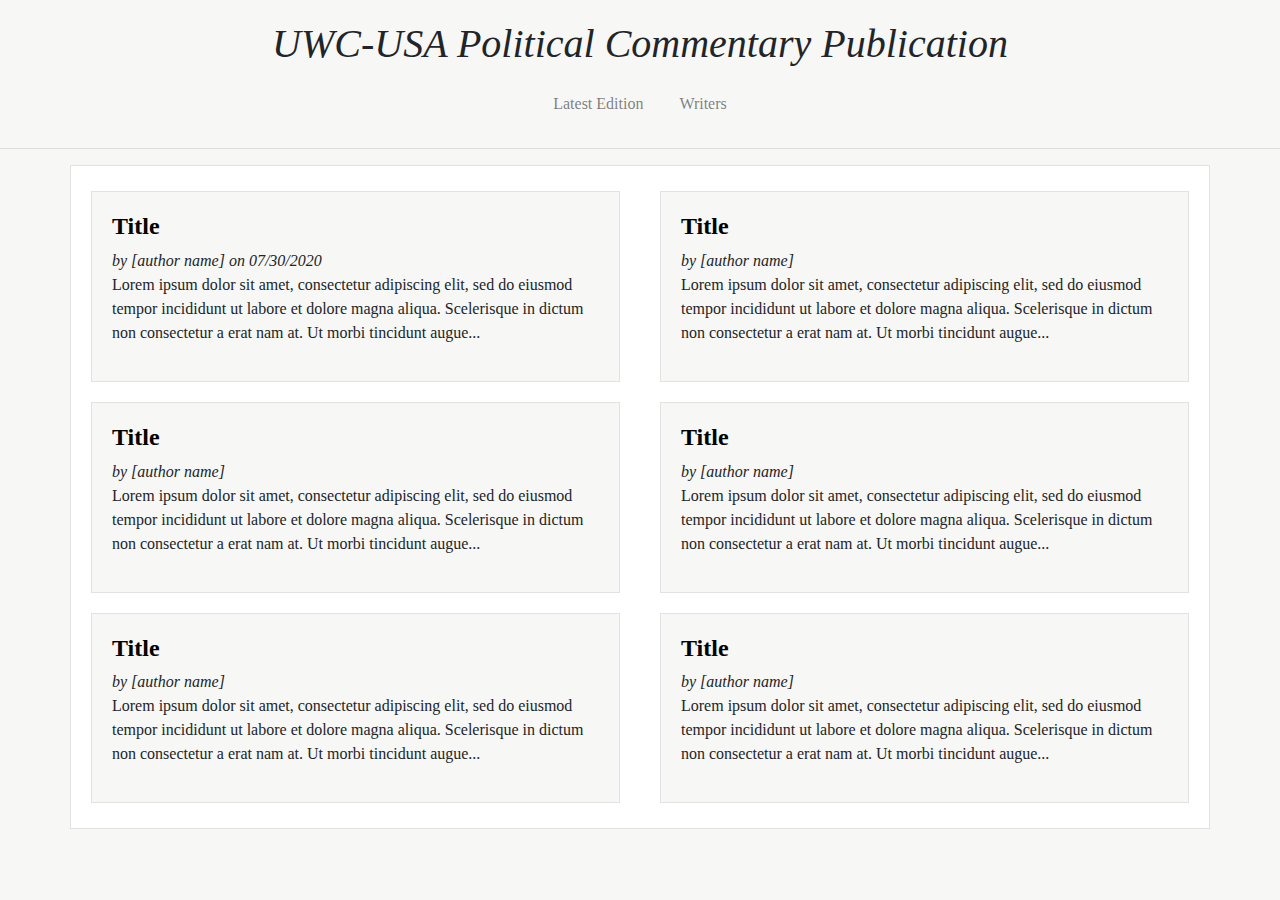
<file: index.html>
<html>
	<head>
		<!-- ©Nick Nazari 2020 -->
		<title>UWC-USA Political Commentary Publication</title>
		<link rel="stylesheet" href="https://stackpath.bootstrapcdn.com/bootstrap/4.3.1/css/bootstrap.min.css" integrity="sha384-ggOyR0iXCbMQv3Xipma34MD+dH/1fQ784/j6cY/iJTQUOhcWr7x9JvoRxT2MZw1T" crossorigin="anonymous">
		<script src="https://code.jquery.com/jquery-3.3.1.slim.min.js" integrity="sha384-q8i/X+965DzO0rT7abK41JStQIAqVgRVzpbzo5smXKp4YfRvH+8abtTE1Pi6jizo" crossorigin="anonymous"></script>
		<script src="https://cdnjs.cloudflare.com/ajax/libs/popper.js/1.14.7/umd/popper.min.js" integrity="sha384-UO2eT0CpHqdSJQ6hJty5KVphtPhzWj9WO1clHTMGa3JDZwrnQq4sF86dIHNDz0W1" crossorigin="anonymous"></script>
		<script src="https://stackpath.bootstrapcdn.com/bootstrap/4.3.1/js/bootstrap.min.js" integrity="sha384-JjSmVgyd0p3pXB1rRibZUAYoIIy6OrQ6VrjIEaFf/nJGzIxFDsf4x0xIM+B07jRM" crossorigin="anonymous"></script>
		<link rel="stylesheet" href="./pcp-style.css">
	</head>
	<body>
	<h1 id="site-title">UWC-USA Political Commentary Publication</h1>

	<nav class="navbar navbar-expand-sm navbar-light navbar-mod justify-content-center">
		<!--
		<a class="navbar-brand" href="#">
		UWC-USA Political Commentary Publication
		</a>
		-->
		<ul class="navbar-nav">
			<li class="nav-item">
				<a class="nav-link" href="./index.html">Latest Edition</a>
			</li>
			<!-- all editions button 
			<li class="nav-item dropdown">
				<a class="nav-link dropdown-toggle" href="#" id="navbardrop" data-toggle="dropdown">All Editions</a>
				<div class="dropdown-menu">
					<a class="dropdown-item" href="#">January 2020</a>
					<a class="dropdown-item" href="#">February 2020</a>
					<a class="dropdown-item" href="#">March 2020</a>
				</div>
			</li>
			-->
			<li class="nav-item">
				<a class="nav-link" href="./writers.html">Writers</a>
			</li>
			<!--
			<li class="nav-item">
				<a class="nav-link" href="./editorial_board.html">Editorial Board</a>
			</li>
			-->
			
		</ul>

	</nav>
	<hr>
	<!-- content -->
	<div class="container article-container">
		<div class="row article-row">
			<div class="col article-col">
				<h4><strong><a href="#">Title</a></strong></h4>
				<i>by [author name] on 07/30/2020</i>
				<br>
				<p>Lorem ipsum dolor sit amet, consectetur adipiscing elit, sed do eiusmod tempor incididunt ut labore et dolore magna aliqua. Scelerisque in dictum non consectetur a erat nam at. Ut morbi tincidunt augue...</p>
			</div>
			<div class="col article-col">
				<h4><strong><a href="#">Title</a></strong></h4>
				<i>by [author name]</i>
				<br>
				<p>Lorem ipsum dolor sit amet, consectetur adipiscing elit, sed do eiusmod tempor incididunt ut labore et dolore magna aliqua. Scelerisque in dictum non consectetur a erat nam at. Ut morbi tincidunt augue...</p>
			</div>
		</div>
		<div class="row article-row">
			<div class="col article-col">
				<h4><strong><a href="#">Title</a></strong></h4>
				<i>by [author name]</i>
				<br>
				<p>Lorem ipsum dolor sit amet, consectetur adipiscing elit, sed do eiusmod tempor incididunt ut labore et dolore magna aliqua. Scelerisque in dictum non consectetur a erat nam at. Ut morbi tincidunt augue...</p>
			</div>
			<div class="col article-col">
				<h4><strong><a href="#">Title</a></strong></h4>
				<i>by [author name]</i>
				<br>
				<p>Lorem ipsum dolor sit amet, consectetur adipiscing elit, sed do eiusmod tempor incididunt ut labore et dolore magna aliqua. Scelerisque in dictum non consectetur a erat nam at. Ut morbi tincidunt augue...</p>
			</div>
		</div>
		<div class="row article-row">
			<div class="col article-col">
				<h4><strong><a href="#">Title</a></strong></h4>
				<i>by [author name]</i>
				<br>
				<p>Lorem ipsum dolor sit amet, consectetur adipiscing elit, sed do eiusmod tempor incididunt ut labore et dolore magna aliqua. Scelerisque in dictum non consectetur a erat nam at. Ut morbi tincidunt augue...</p>
			</div>
			<div class="col article-col">
				<h4><strong><a href="#">Title</a></strong></h4>
				<i>by [author name]</i>
				<br>
				<p>Lorem ipsum dolor sit amet, consectetur adipiscing elit, sed do eiusmod tempor incididunt ut labore et dolore magna aliqua. Scelerisque in dictum non consectetur a erat nam at. Ut morbi tincidunt augue...</p>
			</div>
		</div>
	</div>
	</body>
</html>
	</div>
	</body>
</html>
</file>
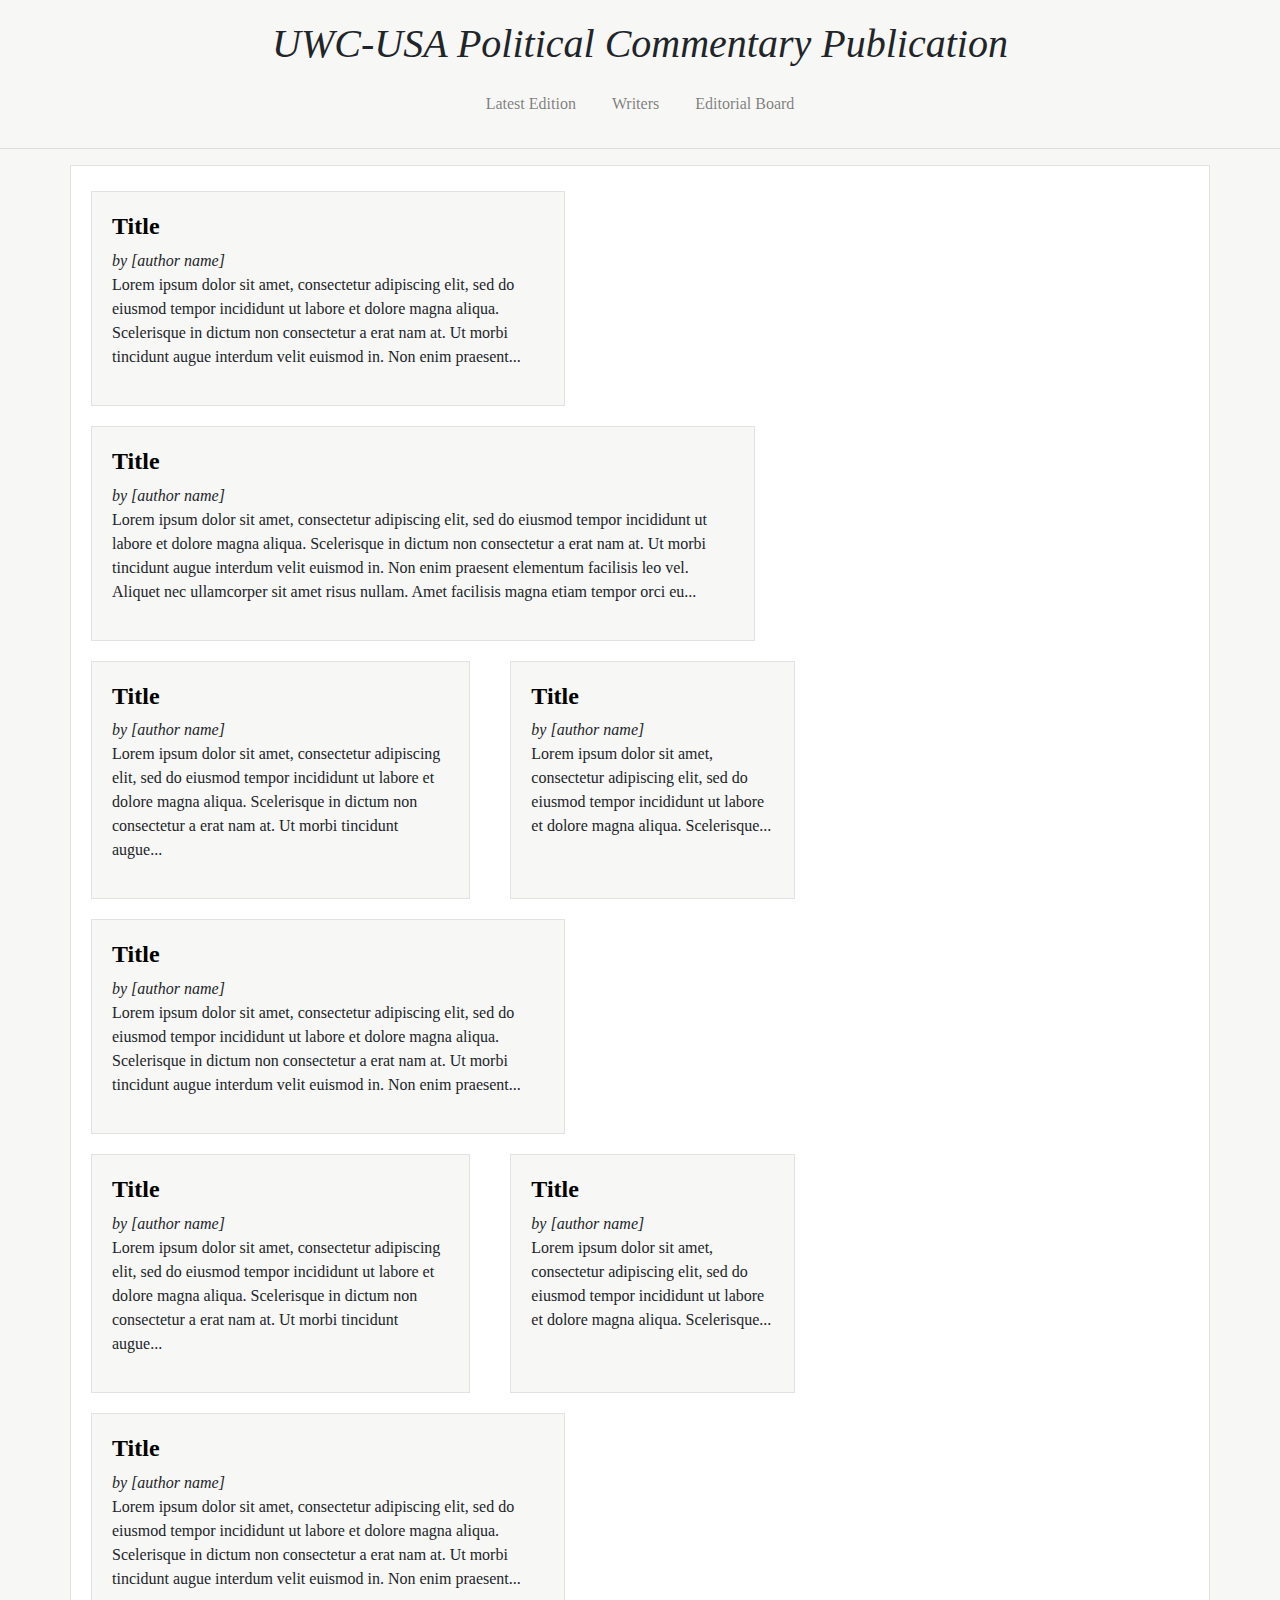
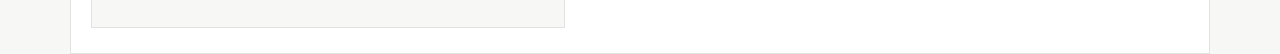
<file: old-index.html>
<html>
	<head>
		<!-- ©Nick Nazari 2020 -->
		<title>UWC-USA Political Commentary Publication</title>
		<link rel="stylesheet" href="https://stackpath.bootstrapcdn.com/bootstrap/4.3.1/css/bootstrap.min.css" integrity="sha384-ggOyR0iXCbMQv3Xipma34MD+dH/1fQ784/j6cY/iJTQUOhcWr7x9JvoRxT2MZw1T" crossorigin="anonymous">
		<script src="https://code.jquery.com/jquery-3.3.1.slim.min.js" integrity="sha384-q8i/X+965DzO0rT7abK41JStQIAqVgRVzpbzo5smXKp4YfRvH+8abtTE1Pi6jizo" crossorigin="anonymous"></script>
		<script src="https://cdnjs.cloudflare.com/ajax/libs/popper.js/1.14.7/umd/popper.min.js" integrity="sha384-UO2eT0CpHqdSJQ6hJty5KVphtPhzWj9WO1clHTMGa3JDZwrnQq4sF86dIHNDz0W1" crossorigin="anonymous"></script>
		<script src="https://stackpath.bootstrapcdn.com/bootstrap/4.3.1/js/bootstrap.min.js" integrity="sha384-JjSmVgyd0p3pXB1rRibZUAYoIIy6OrQ6VrjIEaFf/nJGzIxFDsf4x0xIM+B07jRM" crossorigin="anonymous"></script>
		<link rel="stylesheet" href="./pcp-style.css">
	</head>
	<body>
	<h1 id="site-title">UWC-USA Political Commentary Publication</h1>

	<nav class="navbar navbar-expand-sm navbar-light navbar-mod justify-content-center">
		<!--
		<a class="navbar-brand" href="#">
		UWC-USA Political Commentary Publication
		</a>
		-->
		<ul class="navbar-nav">
			<li class="nav-item">
				<a class="nav-link" href="./index.html">Latest Edition</a>
			</li>
			<!-- all editions button 
			<li class="nav-item dropdown">
				<a class="nav-link dropdown-toggle" href="#" id="navbardrop" data-toggle="dropdown">All Editions</a>
				<div class="dropdown-menu">
					<a class="dropdown-item" href="#">January 2020</a>
					<a class="dropdown-item" href="#">February 2020</a>
					<a class="dropdown-item" href="#">March 2020</a>
				</div>
			</li>
			-->
			<li class="nav-item">
				<a class="nav-link" href="./writers.html">Writers</a>
			</li>
			<li class="nav-item">
				<a class="nav-link" href="./editorial_board.html">Editorial Board</a>
		</ul>

	</nav>
	<hr>
	<!-- content -->
	<div class="container article-container">
		<div class="row article-row">
			<div class="col article-col col-5">
				<h4><strong><a href="#">Title</a></strong></h4>
				<i>by [author name]</i>
				<br>
				<p>Lorem ipsum dolor sit amet, consectetur adipiscing elit, sed do eiusmod tempor incididunt ut labore et dolore magna aliqua. Scelerisque in dictum non consectetur a erat nam at. Ut morbi tincidunt augue interdum velit euismod in. Non enim praesent...</p>
			</div>
			<div class="col article-col col-7">
				<h4><strong><a href="#">Title</a></strong></h4>
				<i>by [author name]</i>
				<br>
				<p>Lorem ipsum dolor sit amet, consectetur adipiscing elit, sed do eiusmod tempor incididunt ut labore et dolore magna aliqua. Scelerisque in dictum non consectetur a erat nam at. Ut morbi tincidunt augue interdum velit euismod in. Non enim praesent elementum facilisis leo vel. Aliquet nec ullamcorper sit amet risus nullam. Amet facilisis magna etiam tempor orci eu...</p>
			</div>
		</div>
		<div class="row article-row">
			<div class="col article-col col-4">
				<h4><strong><a href="#">Title</a></strong></h4>
				<i>by [author name]</i>
				<br>
				<p>Lorem ipsum dolor sit amet, consectetur adipiscing elit, sed do eiusmod tempor incididunt ut labore et dolore magna aliqua. Scelerisque in dictum non consectetur a erat nam at. Ut morbi tincidunt augue...</p>
			</div>
			<div class="col article-col col-3">
				<h4><strong><a href="#">Title</a></strong></h4>
				<i>by [author name]</i>
				<br>
				<p>Lorem ipsum dolor sit amet, consectetur adipiscing elit, sed do eiusmod tempor incididunt ut labore et dolore magna aliqua. Scelerisque... </p>
			</div>
			<div class="col article-col col-5">
				<h4><strong><a href="#">Title</a></strong></h4>
				<i>by [author name]</i>
				<br>
				<p>Lorem ipsum dolor sit amet, consectetur adipiscing elit, sed do eiusmod tempor incididunt ut labore et dolore magna aliqua. Scelerisque in dictum non consectetur a erat nam at. Ut morbi tincidunt augue interdum velit euismod in. Non enim praesent...</p>
			</div>
		</div>
		<div class="row article-row">
			<div class="col article-col col-4">
				<h4><strong><a href="#">Title</a></strong></h4>
				<i>by [author name]</i>
				<br>
				<p>Lorem ipsum dolor sit amet, consectetur adipiscing elit, sed do eiusmod tempor incididunt ut labore et dolore magna aliqua. Scelerisque in dictum non consectetur a erat nam at. Ut morbi tincidunt augue...</p>
			</div>
			<div class="col article-col col-3">
				<h4><strong><a href="#">Title</a></strong></h4>
				<i>by [author name]</i>
				<br>
				<p>Lorem ipsum dolor sit amet, consectetur adipiscing elit, sed do eiusmod tempor incididunt ut labore et dolore magna aliqua. Scelerisque... </p>
			</div>
			<div class="col article-col col-5">
				<h4><strong><a href="#">Title</a></strong></h4>
				<i>by [author name]</i>
				<br>
				<p>Lorem ipsum dolor sit amet, consectetur adipiscing elit, sed do eiusmod tempor incididunt ut labore et dolore magna aliqua. Scelerisque in dictum non consectetur a erat nam at. Ut morbi tincidunt augue interdum velit euismod in. Non enim praesent...</p>
			</div>
		</div>
	</div>
	</body>
</html>
</file>
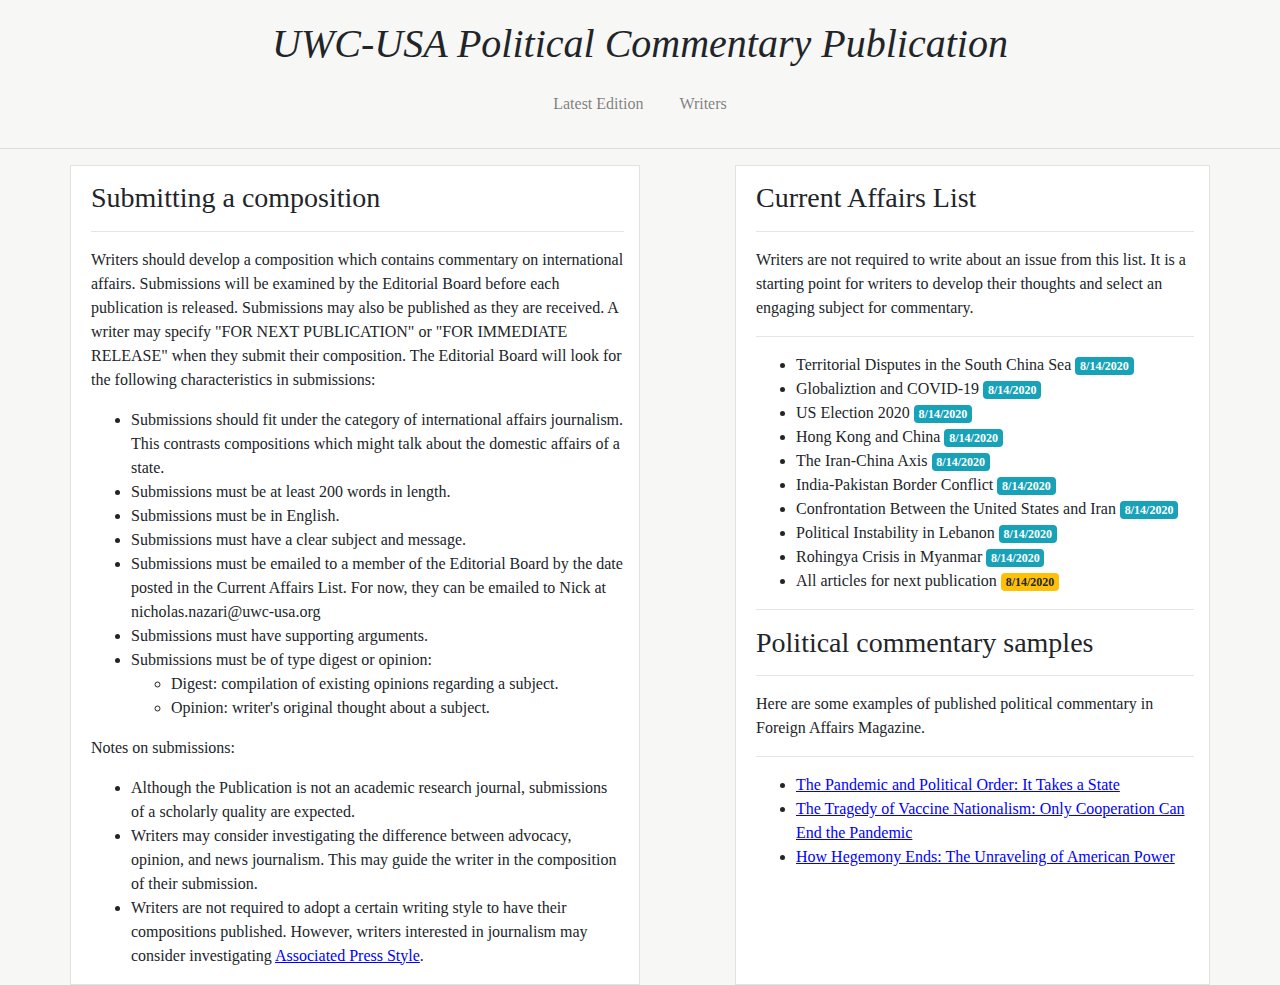
<file: writers.html>
<html>
	<head>
		<!-- ©Nick Nazari 2020 -->
		<title>UWC-USA Political Commentary Publication</title>
		<link rel="stylesheet" href="https://stackpath.bootstrapcdn.com/bootstrap/4.3.1/css/bootstrap.min.css" integrity="sha384-ggOyR0iXCbMQv3Xipma34MD+dH/1fQ784/j6cY/iJTQUOhcWr7x9JvoRxT2MZw1T" crossorigin="anonymous">
		<script src="https://code.jquery.com/jquery-3.3.1.slim.min.js" integrity="sha384-q8i/X+965DzO0rT7abK41JStQIAqVgRVzpbzo5smXKp4YfRvH+8abtTE1Pi6jizo" crossorigin="anonymous"></script>
		<script src="https://cdnjs.cloudflare.com/ajax/libs/popper.js/1.14.7/umd/popper.min.js" integrity="sha384-UO2eT0CpHqdSJQ6hJty5KVphtPhzWj9WO1clHTMGa3JDZwrnQq4sF86dIHNDz0W1" crossorigin="anonymous"></script>
		<script src="https://stackpath.bootstrapcdn.com/bootstrap/4.3.1/js/bootstrap.min.js" integrity="sha384-JjSmVgyd0p3pXB1rRibZUAYoIIy6OrQ6VrjIEaFf/nJGzIxFDsf4x0xIM+B07jRM" crossorigin="anonymous"></script>
		<link rel="stylesheet" href="./pcp-style.css">
	</head>
	<body>
	<h1 id="site-title">UWC-USA Political Commentary Publication</h1>

	<nav class="navbar navbar-expand-sm navbar-light navbar-mod justify-content-center">
		<!--
		<a class="navbar-brand" href="#">
		UWC-USA Political Commentary Publication
		</a>
		-->
		<ul class="navbar-nav">
			<li class="nav-item">
				<a class="nav-link" href="./index.html">Latest Edition</a>
			</li>
			<!-- all editions button 
			<li class="nav-item dropdown">
				<a class="nav-link dropdown-toggle" href="#" id="navbardrop" data-toggle="dropdown">All Editions</a>
				<div class="dropdown-menu">
					<a class="dropdown-item" href="#">January 2020</a>
					<a class="dropdown-item" href="#">February 2020</a>
					<a class="dropdown-item" href="#">March 2020</a>
				</div>
			</li>
			-->
			<li class="nav-item">
				<a class="nav-link" href="./writers.html">Writers</a>
			</li>
			<!--
			<li class="nav-item">
				<a class="nav-link" href="./editorial_board.html">Editorial Board</a>
			</li>
			-->
		</ul>

	</nav>
	<hr>
	<!-- content -->
	<div class="container">
		<div class="row">
			<div class="col col-6 writers-col">
				<h3>Submitting a composition</h3>
				<hr>
				<p>
				Writers should develop a composition which contains commentary on international affairs. Submissions will be examined by the Editorial Board before each publication is released. Submissions may also be published as they are received. A writer may specify "FOR NEXT PUBLICATION" or "FOR IMMEDIATE RELEASE" when they submit their composition. The Editorial Board will look for the following characteristics in submissions:
				<ul>
					<li>Submissions should fit under the category of international affairs journalism. This contrasts compositions which might talk about the domestic affairs of a state.</li>
					<li>Submissions must be at least 200 words in length.</li>
					<li>Submissions must be in English.</li>
					<li>Submissions must have a clear subject and message.</li>
					<li>Submissions must be emailed to a member of the Editorial Board by the date posted in the Current Affairs List.
					For now, they can be emailed to Nick at nicholas.nazari@uwc-usa.org</li>
					<li>Submissions must have supporting arguments.</li>
					<li>Submissions must be of type digest or opinion:</li>
					<ul>
						<li>Digest: compilation of existing opinions regarding a subject.</li>
						<li>Opinion: writer's original thought about a subject.</li>
					</ul>
				</ul>
				</p>
				<p>
				Notes on submissions:
				<ul>
					<li>Although the Publication is not an academic research journal, submissions of a scholarly quality are expected.</li>
					<li>Writers may consider investigating the difference between advocacy, opinion, and news journalism. This may guide the writer in the composition of their submission.</li>
					<li>Writers are not required to adopt a certain writing style to have their compositions published. However, writers interested in journalism may consider investigating <a class="a-nonstandard" href="https://www.codot.gov/business/grants/safetygrants/documents/APStyleGuideCheatSheet.pdf">Associated Press Style</a>.</li>
				</p>
				
			</div>
			<div class="col col-1">
			</div>
			<div class="col col-5 writers-col">
				<h3>Current Affairs List</h3>
				<hr>
				<p>Writers are not required to write about an issue from this list. It is a starting point for writers to develop their thoughts and select an engaging subject for commentary.
				<hr>
				<ul>
					<li>Territorial Disputes in the South China Sea <span class="badge badge-info">8/14/2020</span></li>
					<li>Globaliztion and COVID-19 <span class="badge badge-info">8/14/2020</span></li>
					<li>US Election 2020 <span class="badge badge-info">8/14/2020</span></li>
					<li>Hong Kong and China <span class="badge badge-info">8/14/2020</span></li>
					<li>The Iran-China Axis <span class="badge badge-info">8/14/2020</span></li>
					<li>India-Pakistan Border Conflict <span class="badge badge-info">8/14/2020</span></li>
					<li>Confrontation Between the United States and Iran <span class="badge badge-info">8/14/2020</span></li>
					<li>Political Instability in Lebanon <span class="badge badge-info">8/14/2020</span></li>
					<li>Rohingya Crisis in Myanmar <span class="badge badge-info">8/14/2020</span></li>
					<li>All articles for next publication <span class="badge badge-warning">8/14/2020</span></li>
				</ul>
				<hr>
				<h3>Political commentary samples</h3>
				<hr>
				<p>Here are some examples of published political commentary in Foreign Affairs Magazine.</p>
				<hr>
				<ul>
					<li><a class="a-nonstandard" href="https://www.foreignaffairs.com/articles/world/2020-06-09/pandemic-and-political-order">The Pandemic and Political Order: It Takes a State</a></li>
					<li><a class="a-nonstandard" href="https://www.foreignaffairs.com/articles/united-states/2020-07-27/vaccine-nationalism-pandemic">The Tragedy of Vaccine Nationalism: Only Cooperation Can End the Pandemic</a></li>
					<li><a class="a-nonstandard" href="https://www.foreignaffairs.com/articles/united-states/2020-06-09/how-hegemony-ends">How Hegemony Ends: The Unraveling of American Power</a></li>
				</ul>
			</div>
		</div>
	</div>
	</body>
</html>
</file>
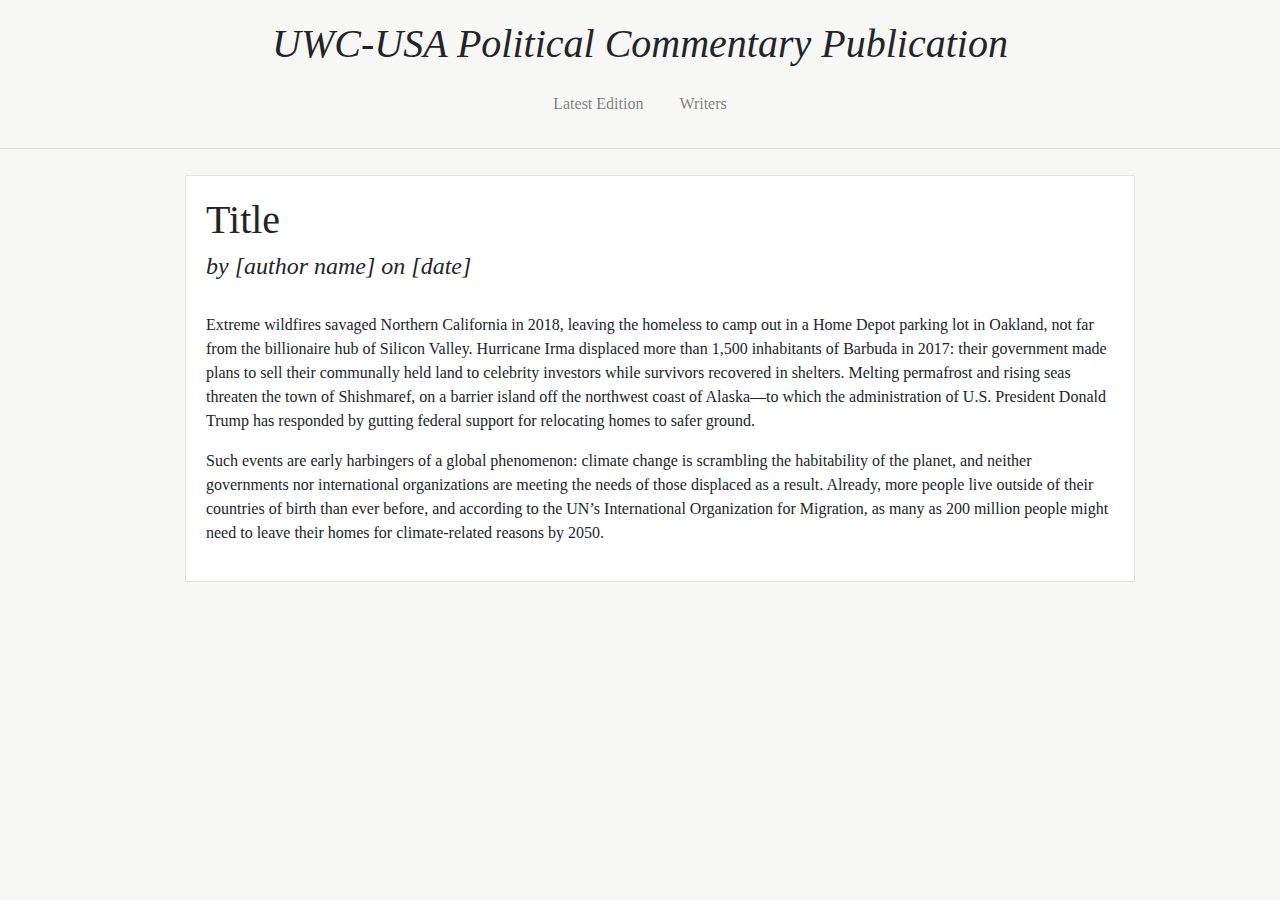
<file: articles/sample_article.html>
<html>
	<head>
		<!-- ©Nick Nazari 2020 -->
		<title>UWC-USA Political Commentary Publication</title>
		<link rel="stylesheet" href="https://stackpath.bootstrapcdn.com/bootstrap/4.3.1/css/bootstrap.min.css" integrity="sha384-ggOyR0iXCbMQv3Xipma34MD+dH/1fQ784/j6cY/iJTQUOhcWr7x9JvoRxT2MZw1T" crossorigin="anonymous">
		<script src="https://code.jquery.com/jquery-3.3.1.slim.min.js" integrity="sha384-q8i/X+965DzO0rT7abK41JStQIAqVgRVzpbzo5smXKp4YfRvH+8abtTE1Pi6jizo" crossorigin="anonymous"></script>
		<script src="https://cdnjs.cloudflare.com/ajax/libs/popper.js/1.14.7/umd/popper.min.js" integrity="sha384-UO2eT0CpHqdSJQ6hJty5KVphtPhzWj9WO1clHTMGa3JDZwrnQq4sF86dIHNDz0W1" crossorigin="anonymous"></script>
		<script src="https://stackpath.bootstrapcdn.com/bootstrap/4.3.1/js/bootstrap.min.js" integrity="sha384-JjSmVgyd0p3pXB1rRibZUAYoIIy6OrQ6VrjIEaFf/nJGzIxFDsf4x0xIM+B07jRM" crossorigin="anonymous"></script>
		<link rel="stylesheet" href="../pcp-style.css">
	</head>
	<body>
	<h1 id="site-title">UWC-USA Political Commentary Publication</h1>

	<nav class="navbar navbar-expand-sm navbar-light navbar-mod justify-content-center">
		<!--
		<a class="navbar-brand" href="#">
		UWC-USA Political Commentary Publication
		</a>
		-->
		<ul class="navbar-nav">
			<li class="nav-item">
				<a class="nav-link" href="../index.html">Latest Edition</a>
			</li>
			<!-- all editions button 
			<li class="nav-item dropdown">
				<a class="nav-link dropdown-toggle" href="#" id="navbardrop" data-toggle="dropdown">All Editions</a>
				<div class="dropdown-menu">
					<a class="dropdown-item" href="#">January 2020</a>
					<a class="dropdown-item" href="#">February 2020</a>
					<a class="dropdown-item" href="#">March 2020</a>
				</div>
			</li>
			-->
			<li class="nav-item">
				<a class="nav-link" href="../writers.html">Writers</a>
			</li>
			<!--
			<li class="nav-item">
				<a class="nav-link" href="./editorial_board.html">Editorial Board</a>
			</li>
			-->
			
		</ul>

	</nav>
	<hr>
	<!-- content -->
	<div class="container">
		<div class="row">
			<div class="col col-1">
			</div>
			<div class="col col-10 article-body">
				<h1>Title</h1>
				<h4><i>by [author name] on [date]</i></h4>
				<br>
				<p>Extreme wildfires savaged Northern California in 2018, leaving the homeless to camp out in a Home Depot parking lot in Oakland, not far from the billionaire hub of Silicon Valley. Hurricane Irma displaced more than 1,500 inhabitants of Barbuda in 2017: their government made plans to sell their communally held land to celebrity investors while survivors recovered in shelters. Melting permafrost and rising seas threaten the town of Shishmaref, on a barrier island off the northwest coast of Alaska—to which the administration of U.S. President Donald Trump has responded by gutting federal support for relocating homes to safer ground.</p>
				<p>
				Such events are early harbingers of a global phenomenon: climate change is scrambling the habitability of the planet, and neither governments nor international organizations are meeting the needs of those displaced as a result. Already, more people live outside of their countries of birth than ever before, and according to the UN’s International Organization for Migration, as many as 200 million people might need to leave their homes for climate-related reasons by 2050.</p>
			</div>
		</div>
	</div>
	</body>
</html>
</file>
<file: pcp-style.css>
#site-title {
	margin-top: 20px;
	text-align: center;
	font-style: italic;
}
 
/*  blue #2664a1 green #3d8d87 */

.navbar-mod {
	color: #ffffff;
}

.navbar-nav > li {
	padding-left: 10px;
	padding-right: 10px;
}

.article-container {
	background-color: #ffffff;
	padding: 15px;
	border: 1px solid #e2e2e0;
}

.article-col {
	background-color: #f7f7f5;
	margin: 10px 20px 10px 20px;
	border: 1px solid #e2e2e0; 
	padding: 20px;
}

.writers-col {
	background-color: #ffffff;
	border: 1px solid #e2e2e0;
	padding-left: 20px;
	padding-top: 15px;
}

a {
	text-decoration: none;
	color: black;
}

.a-nonstandard {
	text-decoration: underline;
	color: blue;

}

.a-nonstandard:hover {
	text-decoration: none;
	color: blue;
}

a:hover {
	text-decoration: none;
	color: #484848;
}

body {
	font-family: "Times New Roman", Times, serif;
	background-color: #f7f7f5;
}

.badge {
	font-family: "Helvetica Neue";
}

.article-body {
	background-color: #ffffff;
	margin: 10px 20px 10px 20px;
	padding: 20px;
	border: 1px solid #e2e2e0;
}
</file>
